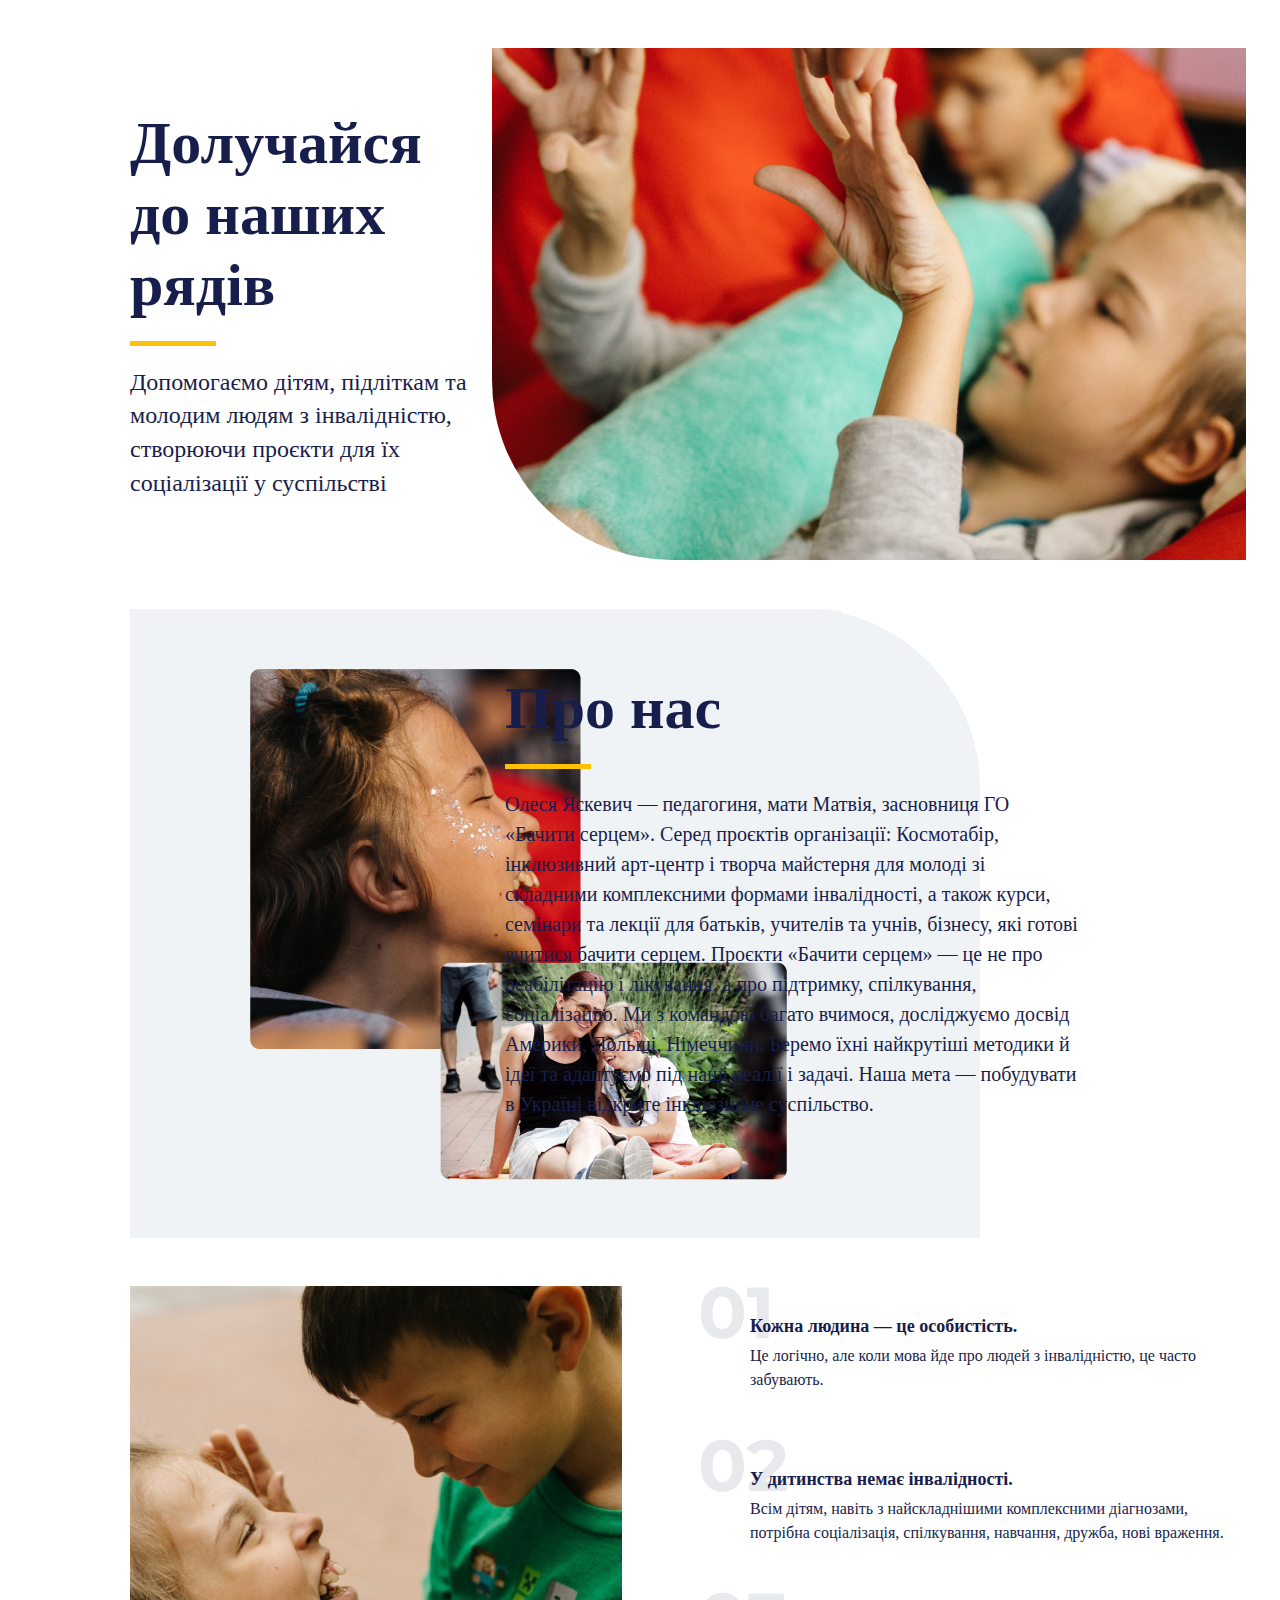
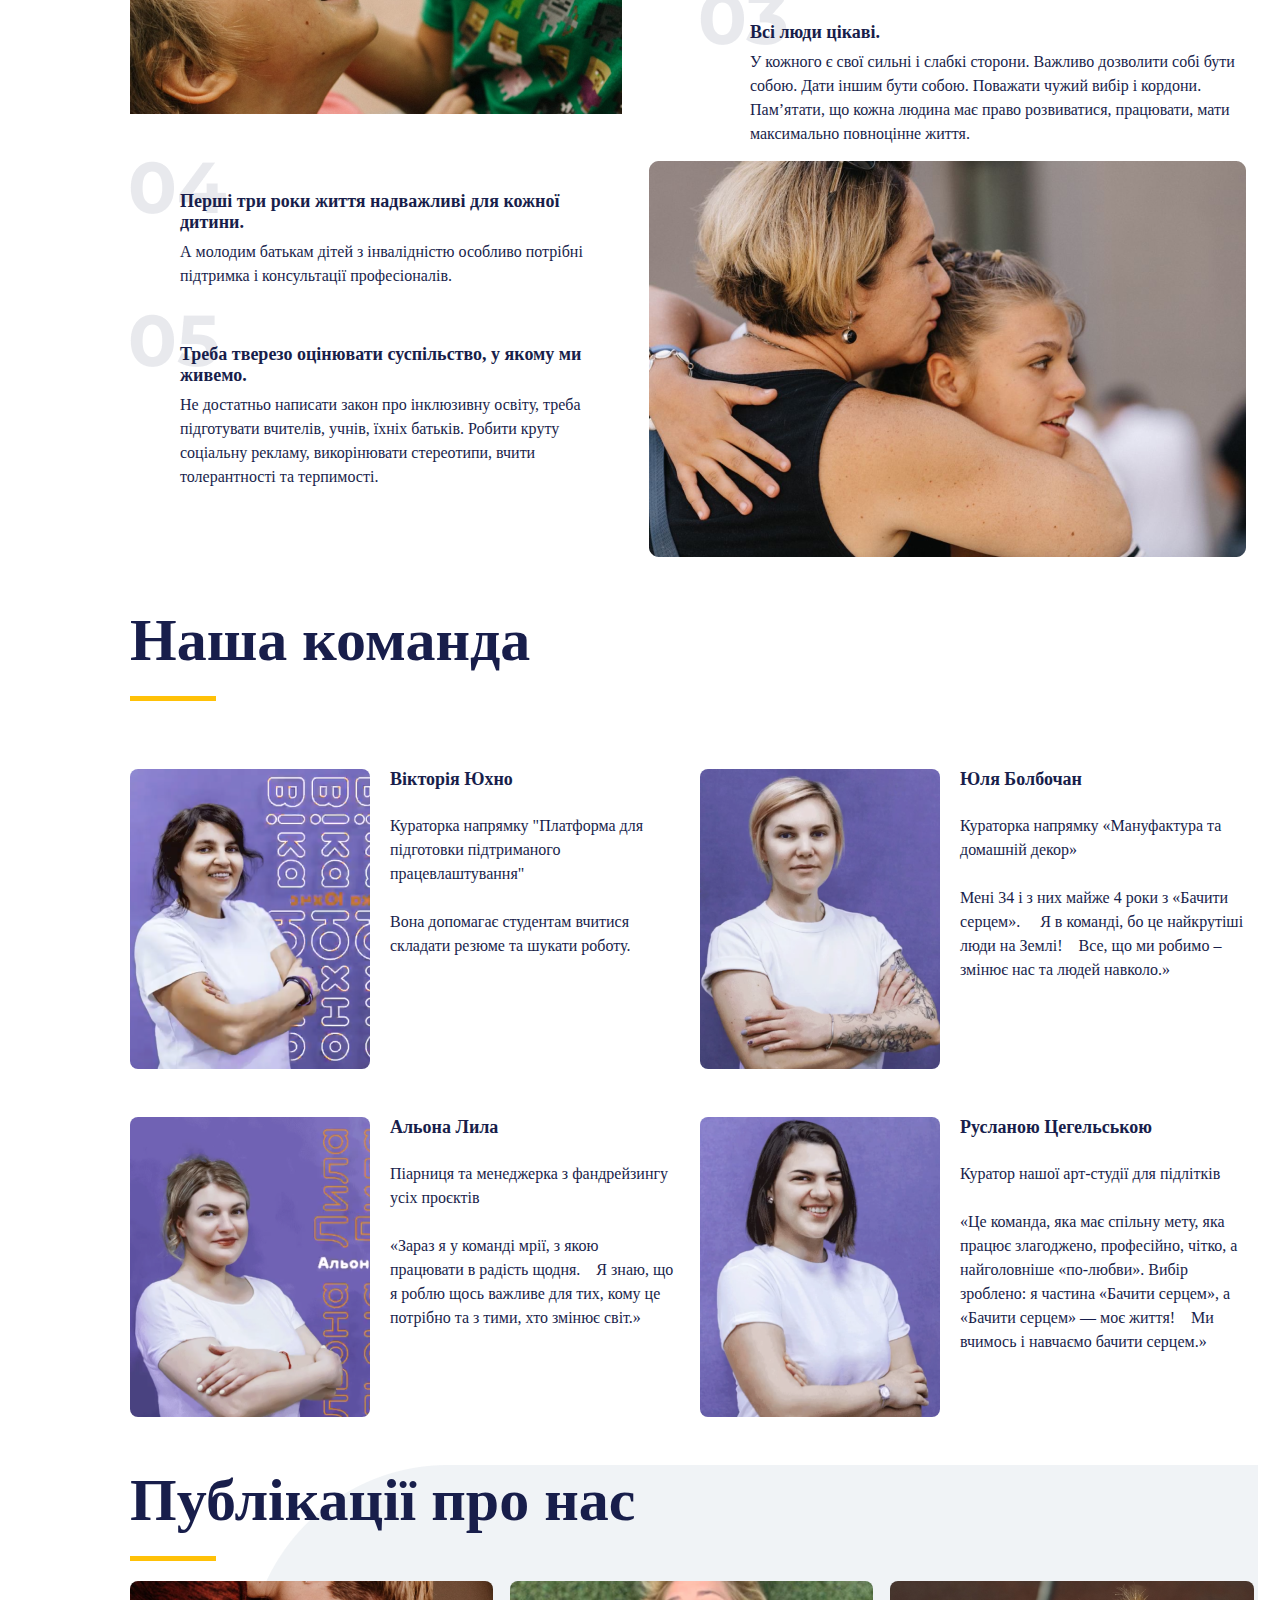
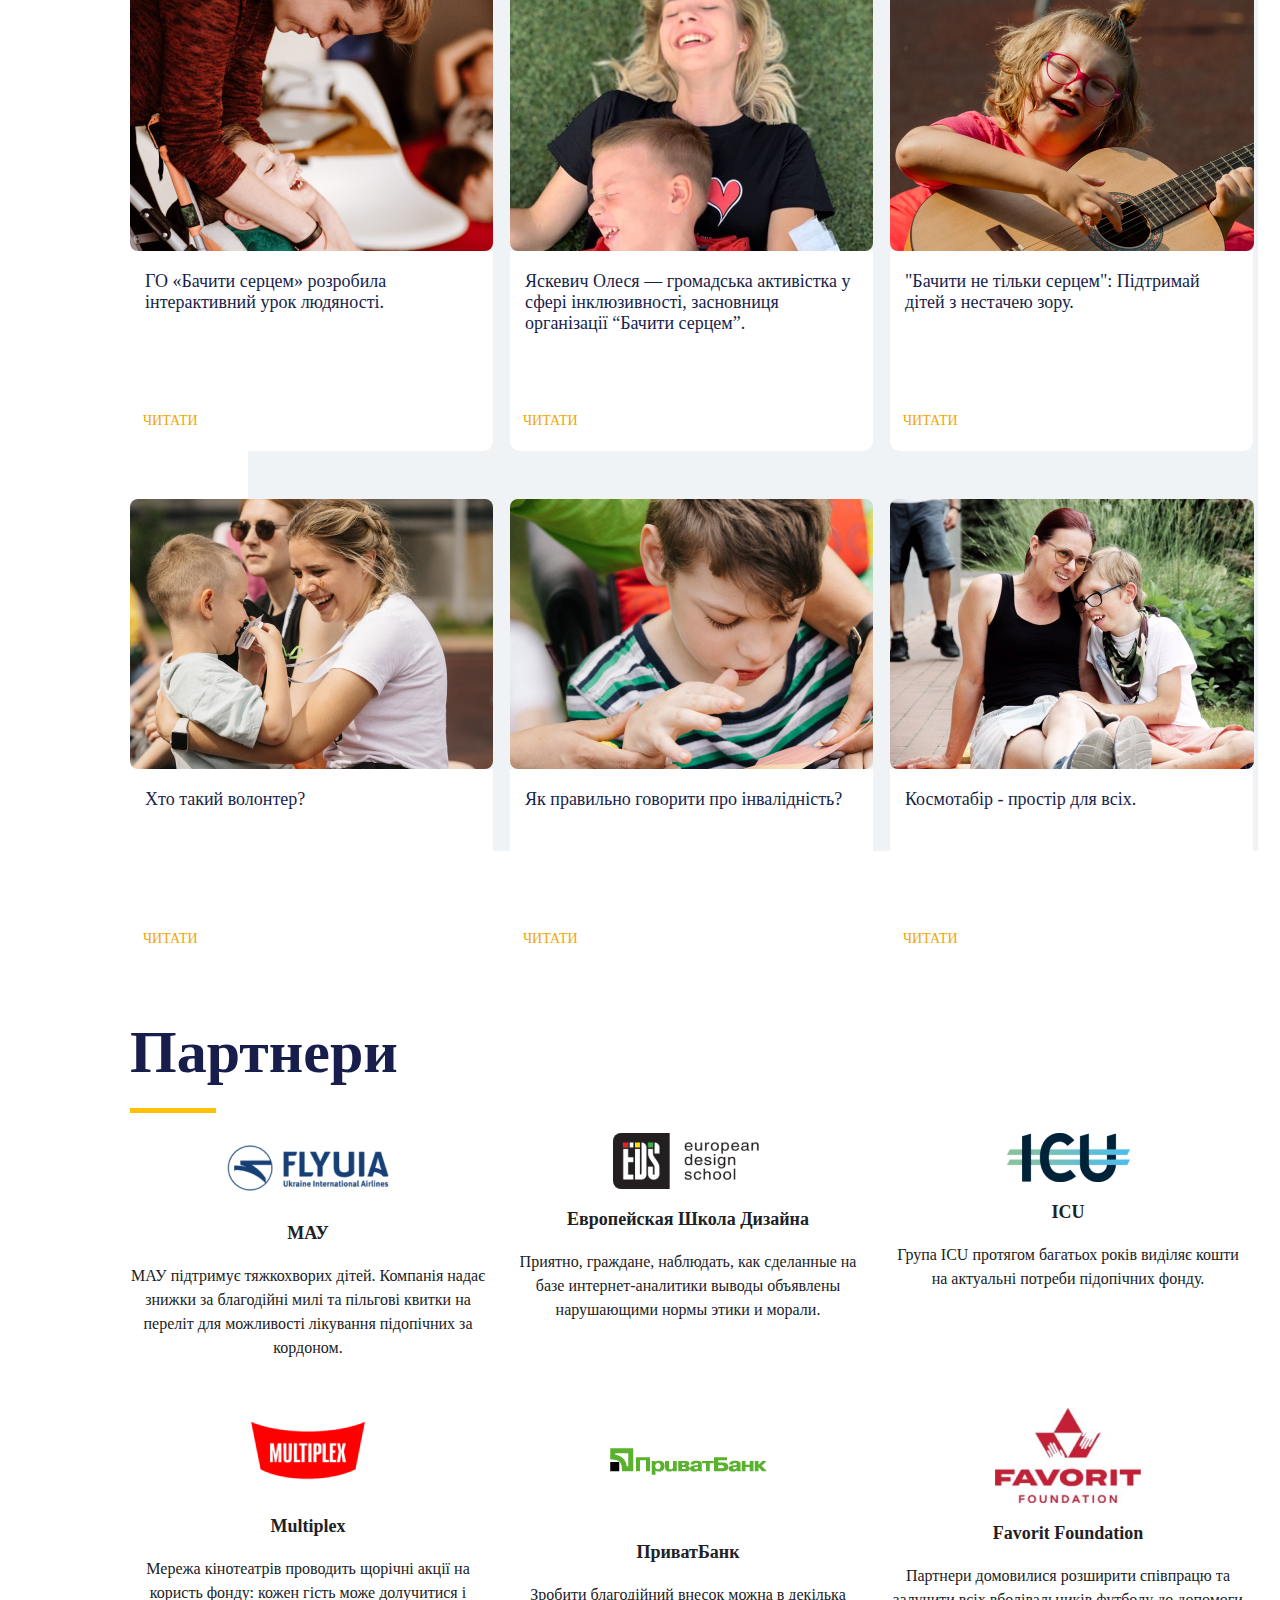
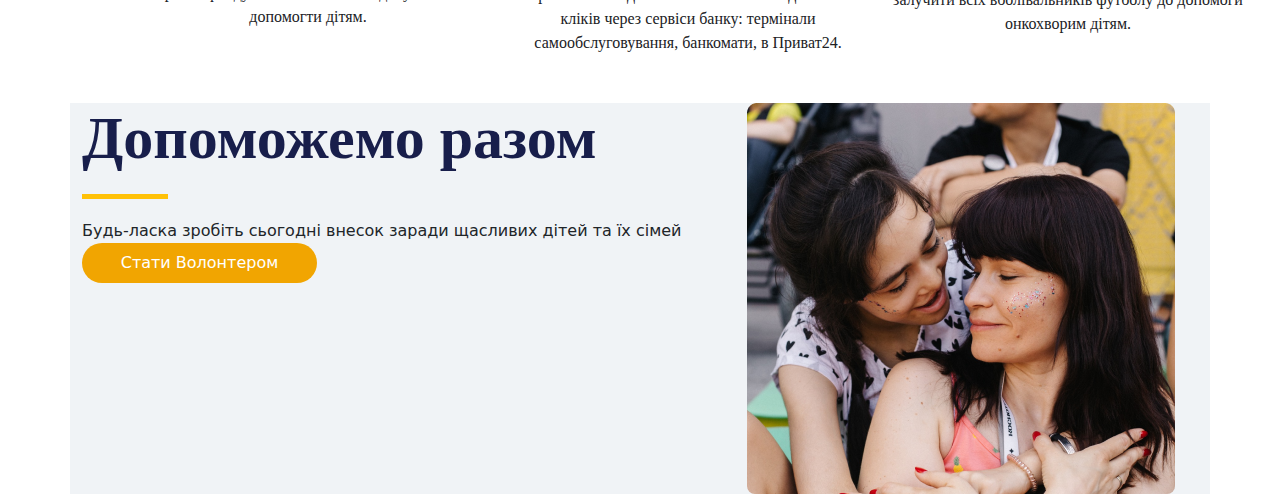
<file: aboutUs/index.html>
<!DOCTYPE html>
<html lang="en">
  <head>
    <meta name="viewport" content="width=device-width, initial-scale=1" />
    <link
      href="https://cdn.jsdelivr.net/npm/bootstrap@5.1.3/dist/css/bootstrap.min.css"
      rel="stylesheet"
    />
    <link rel="stylesheet" type="text/css" href="aboutUs.css" />
  </head>

  <body>
    <section class="ms-5 ps-5 mt-5 join-us-section">
      <div class="container">
        <div class="row">
          <div class="col">
            <div class="join-us-wrapper">
              <div class="join-us-header">Долучайся до наших рядів</div>
              <div class="yello-devider"></div>
              <div class="join-us-text">
                Допомогаємо дітям, підліткам та молодим людям з інвалідністю,
                створюючи проєкти для їх соціалізації у суспільстві
              </div>
            </div>
          </div>
          <div class="col">
            <img
              src="./aboutUsImages/image 43.png"
              class="img-icon join-us-img"
              alt="icon"
            />
          </div>
        </div>
      </div>
    </section>

    <section class="ms-5 mt-5 ps-5 about-us-section">
      <div class="container">
        <div class="row">
          <div class="col">
            <div class="about-us-img-wrapper">
              <img
                src="./aboutUsImages/img_1.png"
                class="img-icon about-us-img"
                alt="icon"
              />
            </div>
          </div>

          <div class="col">
            <div class="about-us-wrapper join-us-wrapper">
              <div class="about-us-all-text-content">
                <div class="join-us-header">Про нас</div>
                <div class="yello-devider"></div>
                <div class="about-us-text">
                  Олеся Яскевич — педагогиня, мати Матвія, засновниця ГО «Бачити
                  серцем». Серед проєктів організації: Космотабір, інклюзивний
                  арт-центр і творча майстерня для молоді зі складними
                  комплексними формами інвалідності, а також курси, семінари та
                  лекції для батьків, учителів та учнів, бізнесу, які готові
                  вчитися бачити серцем. Проєкти «Бачити серцем» — це не про
                  реабілітацію і лікування, а про підтримку, спілкування,
                  соціалізацію. Ми з командою багато вчимося, досліджуємо досвід
                  Америки, Польщі, Німеччини. Беремо їхні найкрутіші методики й
                  ідеї та адаптуємо під наші реалії і задачі. Наша мета —
                  побудувати в Україні відкрите інклюзивне суспільство.
                </div>
              </div>
            </div>
          </div>
        </div>
      </div>
    </section>

    <section class="ms-5 mt-5 ps-5 five-principles-first-part-section">
      <div class="container">
        <div class="row">
          <div class="col">
            <div class="five-principles-first-part--wrapper">
              <img
                src="./aboutUsImages/image 29.png"
                class="img-icon about-us-img"
                alt="icon"
              />
            </div>
          </div>

          <div class="col">
            <div>
              <div class="five-principles-text-el">
                <div class="five-principles-text-el-picture-wrapper">
                  <img
                    src="./aboutUsImages/Equipment.png"
                    class="img-icon"
                    alt="icon"
                  />
                </div>
                <div class="five-principles-text-el-all-text-wrapper">
                  <div class="five-principles-text-el-header">
                    Кожна людина — це особистість.
                  </div>
                  <div class="five-principles-text-el-text">
                    Це логічно, але коли мова йде про людей з інвалідністю, це
                    часто забувають.
                  </div>
                </div>
              </div>
            </div>

            <div>
              <div class="five-principles-text-el">
                <div class="five-principles-text-el-picture-wrapper">
                  <img
                    src="./aboutUsImages/Equipment (1).png"
                    class="img-icon"
                    alt="icon"
                  />
                </div>
                <div class="five-principles-text-el-all-text-wrapper">
                  <div class="five-principles-text-el-header">
                    У дитинства немає інвалідності.
                  </div>
                  <div class="five-principles-text-el-text">
                    Всім дітям, навіть з найскладнішими комплексними діагнозами,
                    потрібна соціалізація, спілкування, навчання, дружба, нові
                    враження.
                  </div>
                </div>
              </div>
            </div>

            <div>
              <div class="five-principles-text-el">
                <div class="five-principles-text-el-picture-wrapper">
                  <img
                    src="./aboutUsImages/Equipment (2).png"
                    class="img-icon"
                    alt="icon"
                  />
                </div>
                <div class="five-principles-text-el-all-text-wrapper">
                  <div class="five-principles-text-el-header">
                    Всі люди цікаві.
                  </div>
                  <div class="five-principles-text-el-text">
                    У кожного є свої сильні і слабкі сторони. Важливо дозволити
                    собі бути собою. Дати іншим бути собою. Поважати чужий вибір
                    і кордони. Пам’ятати, що кожна людина має право розвиватися,
                    працювати, мати максимально повноцінне життя.
                  </div>
                </div>
              </div>
            </div>
          </div>
        </div>

        <div class="row mt-3">
          <div class="col">
            <div>
              <div class="five-principles-text-el">
                <div class="five-principles-text-el-picture-wrapper">
                  <img
                    src="./aboutUsImages/Equipment (3).png"
                    class="img-icon"
                    alt="icon"
                  />
                </div>
                <div class="five-principles-text-el-all-text-wrapper">
                  <div class="five-principles-text-el-header">
                    Перші три роки життя надважливі для кожної дитини.
                  </div>
                  <div class="five-principles-text-el-text">
                    А молодим батькам дітей з інвалідністю особливо потрібні
                    підтримка і консультації професіоналів.
                  </div>
                </div>
              </div>
            </div>

            <div>
              <div class="five-principles-text-el">
                <div class="five-principles-text-el-picture-wrapper">
                  <img
                    src="./aboutUsImages/Equipment (4).png"
                    class="img-icon"
                    alt="icon"
                  />
                </div>
                <div class="five-principles-text-el-all-text-wrapper">
                  <div class="five-principles-text-el-header">
                    Треба тверезо оцінювати суспільство, у якому ми живемо.
                  </div>
                  <div class="five-principles-text-el-text">
                    Не достатньо написати закон про інклюзивну освіту, треба
                    підготувати вчителів, учнів, їхніх батьків. Робити круту
                    соціальну рекламу, викорінювати стереотипи, вчити
                    толерантності та терпимості.
                  </div>
                </div>
              </div>
            </div>
          </div>
          <div class="col">
            <div class="five-principles-first-part--wrapper">
              <img
                src="./aboutUsImages/image 27.png"
                class="img-icon about-us-img"
                alt="icon"
              />
            </div>
          </div>
        </div>
      </div>
    </section>

    <section class="ms-5 ps-5 mt-5 join-us-section">
      <div class="container">
        <div class="join-us-header">Наша команда</div>
        <div class="yello-devider"></div>
        <div class="row">
          <div class="our-team-item-main-wrapper mt-5 col-6 col-sm-6">
            <div class="our-team-img-wrapper">
              <img
                src="./aboutUsImages/ourTeam1.png"
                class="img-icon our-team-img"
                alt="icon"
              />
            </div>
            <div class="our-team-item-text-wrapper">
              <div class="our-team-item-title">Вікторія Юхно</div>
              <br />
              <div class="our-team-item-subtitle">
                Кураторка напрямку "Платформа для підготовки підтриманого
                працевлаштування"
              </div>
              <br />
              <div class="our-team-item-text">
                Вона допомагає студентам вчитися складати резюме та шукати
                роботу.
              </div>
            </div>
          </div>

          <div class="our-team-item-main-wrapper mt-5 col-6 col-sm-6">
            <div class="our-team-img-wrapper">
              <img
                src="./aboutUsImages/ourTeam2.png"
                class="img-icon our-team-img"
                alt="icon"
              />
            </div>
            <div class="our-team-item-text-wrapper">
              <div class="our-team-item-title">Юля Болбочан</div>
              <br />
              <div class="our-team-item-subtitle">
                Кураторка напрямку «Мануфактура та домашній декор»
              </div>
              <br />
              <div class="our-team-item-text">
                Мені 34 і з них майже 4 роки з «Бачити серцем». ⠀ Я в команді,
                бо це найкрутіші люди на Землі!⠀ Все, що ми робимо – змінює нас
                та людей навколо.»
              </div>
            </div>
          </div>

          <div class="our-team-item-main-wrapper mt-5 col-6 col-sm-6">
            <div class="our-team-img-wrapper">
              <img
                src="./aboutUsImages/ourTeam3.png"
                class="img-icon our-team-img"
                alt="icon"
              />
            </div>
            <div class="our-team-item-text-wrapper">
              <div class="our-team-item-title">Альона Лила</div>
              <br />
              <div class="our-team-item-subtitle">
                Піарниця та менеджерка з фандрейзингу усіх проєктів
              </div>
              <br />
              <div class="our-team-item-text">
                «Зараз я у команді мрії, з якою працювати в радість щодня.⠀ Я
                знаю, що я роблю щось важливе для тих, кому це потрібно та з
                тими, хто змінює світ.»
              </div>
            </div>
          </div>

          <div class="our-team-item-main-wrapper mt-5 col-6 col-sm-6">
            <div class="our-team-img-wrapper">
              <img
                src="./aboutUsImages/ourTeam4.png"
                class="img-icon our-team-img"
                alt="icon"
              />
            </div>
            <div class="our-team-item-text-wrapper">
              <div class="our-team-item-title">Русланою Цегельською</div>
              <br />
              <div class="our-team-item-subtitle">
                Куратор нашої арт-студії для підлітків
              </div>
              <br />
              <div class="our-team-item-text">
                «Це команда, яка має спільну мету, яка працює злагоджено,
                професійно, чітко, а найголовніше «по-любви». Вибір зроблено: я
                частина «Бачити серцем», а «Бачити серцем» — моє життя!⠀ Ми
                вчимось і навчаємо бачити серцем.»
              </div>
            </div>
          </div>
        </div>
      </div>
    </section>

    <section class="ms-5 ps-5 mt-5 join-us-section">
      <div class="container publications-about-us-container">
        <div class="join-us-header">Публікації про нас</div>
        <div class="yello-devider"></div>
        <div class="row">
          <div class="col-6 col-sm-4">
            <div>
              <img
                src="./aboutUsImages/ourPublication1.png"
                class="img-icon our-team-img"
                alt="icon"
              />
            </div>
            <div class="publications-about-us">
              <div class="publications-about-us-title">
                ГО «Бачити серцем» розробила інтерактивний урок людяності.
              </div>
              <div class="publications-about-us-read-link-wrapper">
                <a
                  href="#"
                  class="btn btn-link mt-4 more-about-help-button publications-about-us-read-link"
                >
                  Читати
                </a>
              </div>
            </div>
          </div>

          <div class="col-6 col-sm-4">
            <div>
              <img
                src="./aboutUsImages/ourPublication2.png"
                class="img-icon our-team-img"
                alt="icon"
              />
            </div>
            <div class="publications-about-us">
              <div class="publications-about-us-title">
                Яскевич Олеся — громадська активістка у сфері інклюзивності,
                засновниця організації “Бачити серцем”.
              </div>
              <div class="publications-about-us-read-link-wrapper">
                <a
                  href="#"
                  class="btn btn-link mt-4 more-about-help-button publications-about-us-read-link"
                >
                  Читати
                </a>
              </div>
            </div>
          </div>
          <div class="col-6 col-sm-4">
            <div>
              <img
                src="./aboutUsImages/ourPublication3.png"
                class="img-icon our-team-img"
                alt="icon"
              />
            </div>
            <div class="publications-about-us">
              <div class="publications-about-us-title">
                "Бачити не тільки серцем": Підтримай дітей з нестачею зору.
              </div>
              <div class="publications-about-us-read-link-wrapper">
                <a
                  href="#"
                  class="btn btn-link mt-4 more-about-help-button publications-about-us-read-link"
                >
                  Читати
                </a>
              </div>
            </div>
          </div>

          <div class="w-100 d-none d-md-block mt-5"></div>

          <div class="col-6 col-sm-4">
            <div>
              <img
                src="./aboutUsImages/ourPublication4.png"
                class="img-icon our-team-img"
                alt="icon"
              />
            </div>
            <div class="publications-about-us">
              <div class="publications-about-us-title">Хто такий волонтер?</div>
              <div class="publications-about-us-read-link-wrapper">
                <a
                  href="#"
                  class="btn btn-link mt-4 more-about-help-button publications-about-us-read-link"
                >
                  Читати
                </a>
              </div>
            </div>
          </div>
          <div class="col-6 col-sm-4">
            <div>
              <img
                src="./aboutUsImages/ourPublication5.png"
                class="img-icon our-team-img"
                alt="icon"
              />
            </div>
            <div class="publications-about-us">
              <div class="publications-about-us-title">
                Як правильно говорити про інвалідність?
              </div>
              <div class="publications-about-us-read-link-wrapper">
                <a
                  href="#"
                  class="btn btn-link mt-4 more-about-help-button publications-about-us-read-link"
                >
                  Читати
                </a>
              </div>
            </div>
          </div>
          <div class="col-6 col-sm-4">
            <div>
              <img
                src="./aboutUsImages/ourPublication6.png"
                class="img-icon our-team-img"
                alt="icon"
              />
            </div>
            <div class="publications-about-us">
              <div class="publications-about-us-title">
                Космотабір - простір для всіх.
              </div>
              <div class="publications-about-us-read-link-wrapper">
                <a
                  href="#"
                  class="btn btn-link mt-4 more-about-help-button publications-about-us-read-link"
                >
                  Читати
                </a>
              </div>
            </div>
          </div>
        </div>
      </div>
    </section>

    <section class="ms-5 ps-5 mt-5">
      <div class="container">
        <div class="join-us-header">Партнери</div>
        <div class="yello-devider"></div>
        <div class="row">
          <div class="col-6 col-sm-4">
            <div class="partners-logo-wrapper">
              <img
                src="./aboutUsImages/partnersLogo1.png"
                class="img-icon our-team-img"
                alt="icon"
              />
            </div>
            <div class="partners-wrapper">
              <div class="partners-title">МАУ</div>
              <div class="partners-text">
                МАУ підтримує тяжкохворих дітей. Компанія надає знижки за
                благодійні милі та пільгові квитки на переліт для можливості
                лікування підопічних за кордоном.
              </div>
            </div>
          </div>

          <div class="col-6 col-sm-4">
            <div class="partners-logo-wrapper">
              <img
                src="./aboutUsImages/partnersLogo4.png"
                class="img-icon our-team-img"
                alt="icon"
              />
            </div>
            <div class="partners-wrapper">
              <div class="partners-title">Европейская Школа Дизайна</div>
              <div class="partners-text">
                Приятно, граждане, наблюдать, как сделанные на базе
                интернет-аналитики выводы объявлены нарушающими нормы этики и
                морали.
              </div>
            </div>
          </div>
          <div class="col-6 col-sm-4">
            <div class="partners-logo-wrapper">
              <img
                src="./aboutUsImages/partnersLogo3.png"
                class="img-icon our-team-img"
                alt="icon"
              />
            </div>
            <div class="partners-wrapper">
              <div class="partners-title">ICU</div>
              <div class="partners-text">
                Група ICU протягом багатьох років виділяє кошти на актуальні
                потреби підопічних фонду.
              </div>
            </div>
          </div>

          <div class="w-100 d-none d-md-block mb-5"></div>
          <div class="col-6 col-sm-4">
            <div class="partners-logo-wrapper">
              <img
                src="./aboutUsImages/partnersLogo2.png"
                class="img-icon our-team-img"
                alt="icon"
              />
            </div>
            <div class="partners-wrapper">
              <div class="partners-title">Multiplex</div>
              <div class="partners-text">
                Мережа кінотеатрів проводить щорічні акції на користь фонду:
                кожен гість може долучитися і допомогти дітям.
              </div>
            </div>
          </div>
          <div class="col-6 col-sm-4">
            <div class="partners-logo-wrapper">
              <img
                src="./aboutUsImages/partnersLogo5.png"
                class="img-icon our-team-img"
                alt="icon"
              />
            </div>
            <div class="partners-wrapper">
              <div class="partners-title">ПриватБанк</div>
              <div class="partners-text">
                Зробити благодійний внесок можна в декілька кліків через сервіси
                банку: термінали самообслуговування, банкомати, в Приват24.
              </div>
            </div>
          </div>
          <div class="col-6 col-sm-4">
            <div class="partners-logo-wrapper">
              <img
                src="./aboutUsImages/partnersLogo6.png"
                class="img-icon our-team-img"
                alt="icon"
              />
            </div>
            <div class="partners-wrapper">
              <div class="partners-title">Favorit Foundation</div>
              <div class="partners-text">
                Партнери домовилися розширити співпрацю та залучити всіх
                вболівальників футболу до допомоги онкохворим дітям.
              </div>
            </div>
          </div>
        </div>
      </div>
    </section>

    <section class="mt-5">
      <div class="container help-togather-container">
        <div class="row">
          <div class="col-7 help-togather-col">
            <div class="col join-us-header">Допоможемо разом</div>
            <div class="yello-devider"></div>
            <div class="help-togather-text">
              Будь-ласка зробіть сьогодні внесок заради щасливих дітей та їх
              сімей
            </div>
            <p
              class="help-link become-voluntear-button-wrapper"
              style="transform: rotate(0)"
            >
              <a
                href="#"
                class="text-warning stretched-link stretched-help-link"
                >Стати Волонтером</a
              >
            </p>
          </div>
          <div class="col-3 help-togather-col help-togather-col-img-wrapper">
            <img
              src="./aboutUsImages/helpTogather.png"
              class="img-icon our-team-img"
              alt="icon"
            />
          </div>
        </div>
      </div>
    </section>

    <script src="https://cdn.jsdelivr.net/npm/bootstrap@5.1.3/dist/js/bootstrap.bundle.min.js"></script>
  </body>
</html>
</file>
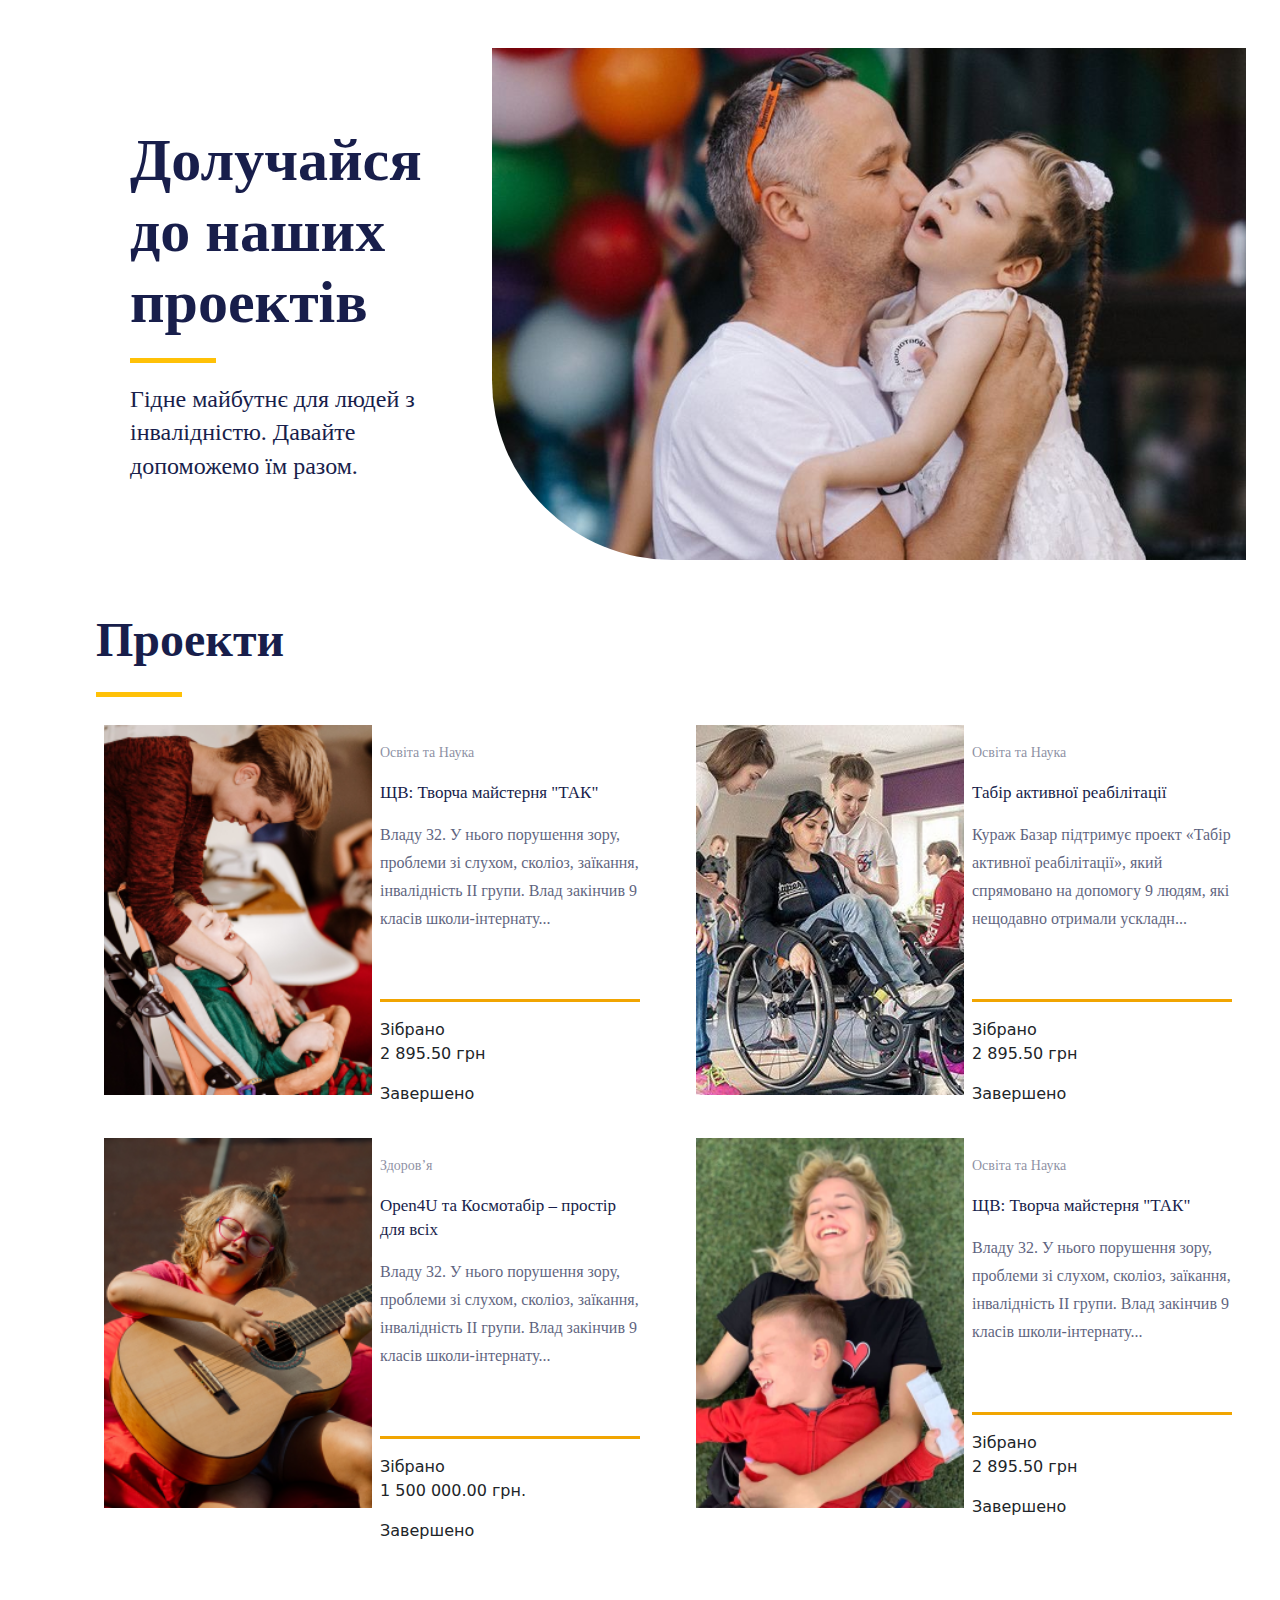
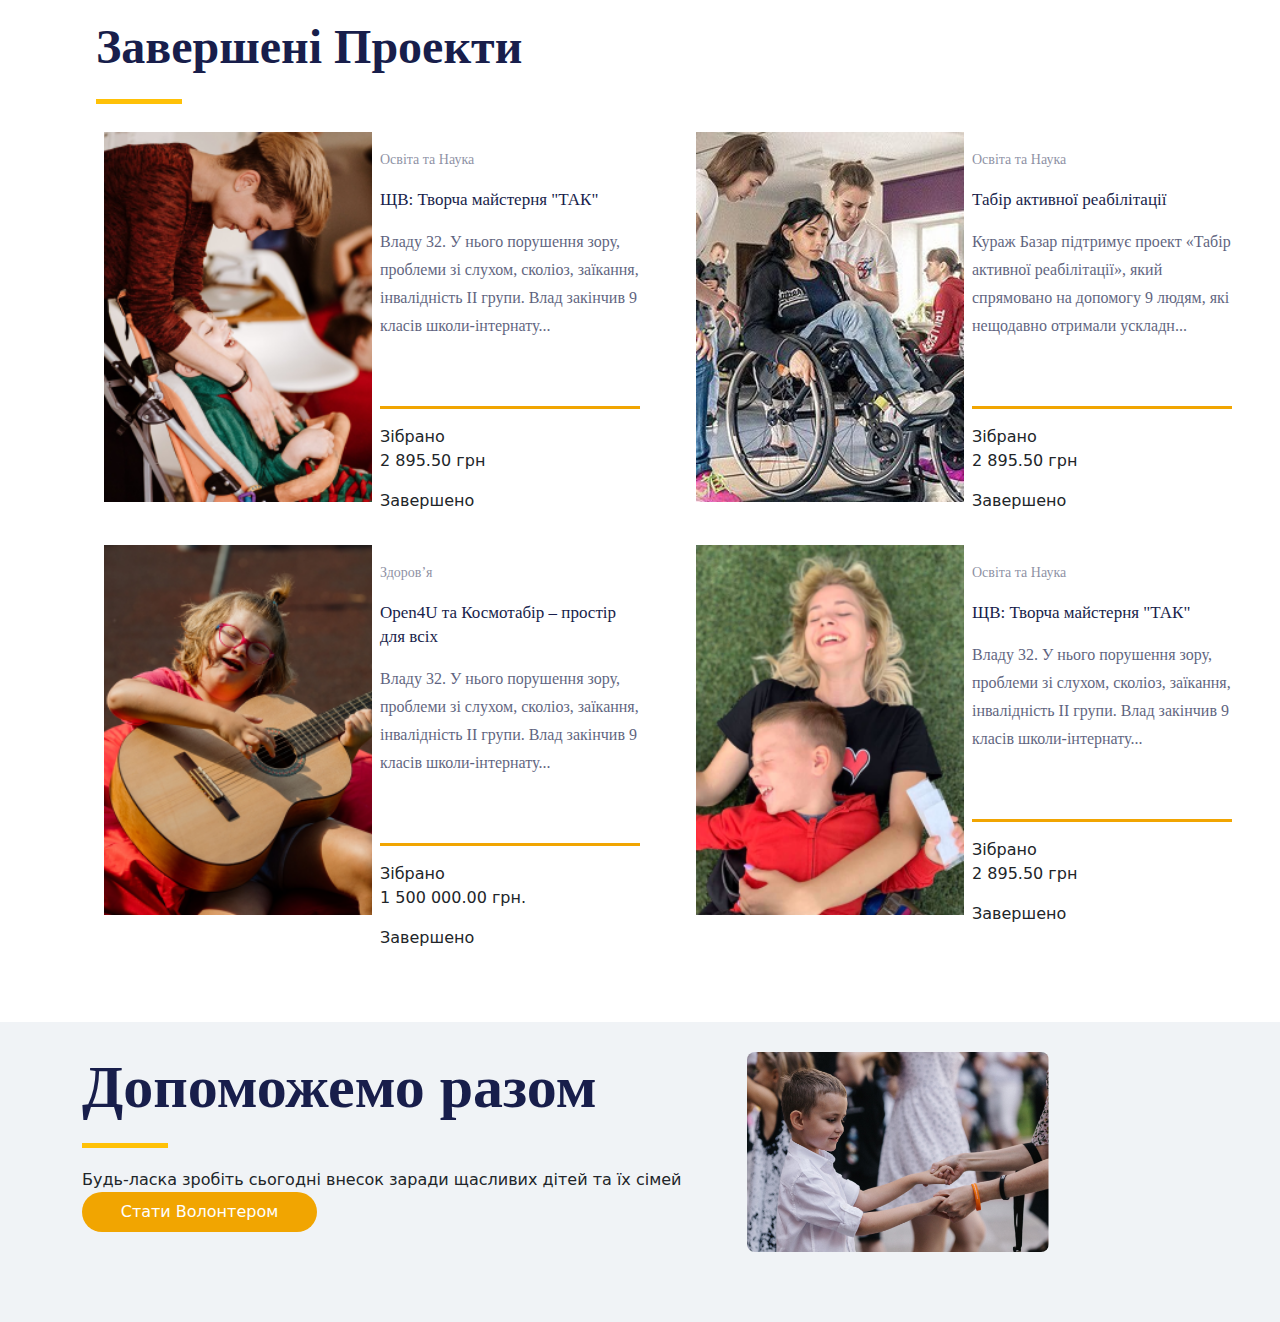
<file: projects/index.html>
<!DOCTYPE html>
<html lang="en">
  <head>
    <meta name="viewport" content="width=device-width, initial-scale=1" />
    <link
      href="https://cdn.jsdelivr.net/npm/bootstrap@5.1.3/dist/css/bootstrap.min.css"
      rel="stylesheet"
    />
    <link rel="stylesheet" type="text/css" href="projects.css" />
  </head>

  <body>
    <section class="ms-5 ps-5 mt-5 join-us-section">
      <div class="container">
        <div class="row">
          <div class="col">
            <div class="join-us-wrapper">
              <div class="join-us-header">Долучайся до наших проектів</div>
              <div class="yello-devider"></div>
              <div class="join-us-text">
                Гідне майбутнє для людей з інвалідністю. Давайте допоможемо їм
                разом.
              </div>
            </div>
          </div>
          <div class="col">
            <img
              src="./projectsImg/join-projects.png"
              class="img-icon join-us-img"
              alt="icon"
            />
          </div>
        </div>
      </div>
    </section>

    <section class="ms-5 ps-5 projects-section">
      <div class="our-childs pt-5">
        <div class="how-we-help-header">Проекти</div>
        <div class="yello-devider"></div>
      </div>

      <div class="row row-cols-2 publications-about-us-container">
        <div class="col col-projects-card">
          <div class="row g-0 bg-light position-relative projects-card">
            <div class="col-md-6 mb-md-0 p-md-2 projects-card-photo">
              <img
                src="./projectsImg/projects1.png"
                class="img-fluid w-100"
                alt="theatre-picture"
              />
            </div>
            <div class="col-md-6 p-4 ps-md-0 projects-card-content">
              <p class="projects-card-sub-title">Освіта та Наука</p>
              <p class="projects-card-title mt-0">ЩВ: Творча майстерня "ТАК"</p>
              <p class="projects-card-text">
                Владу 32. У нього порушення зору, проблеми зі слухом, сколіоз,
                заїкання, інвалідність II групи. Влад закінчив 9 класів
                школи-інтернату...
              </p>
              <p class="projects-card-text-devider"></p>
              <div class="projects-card-footer">
                <div class="gather-on-project">
                  <p class="gather-on-project-title">
                    Зібрано <br />2 895.50 грн
                  </p>
                </div>
                <div class="project-status">Завершено</div>
              </div>
            </div>
          </div>
        </div>

        <div class="col col-projects-card">
          <div class="row g-0 bg-light position-relative projects-card">
            <div class="col-md-6 mb-md-0 p-md-2 projects-card-photo">
              <img
                src="./projectsImg/projects2.png"
                class="img-fluid w-100"
                alt="theatre-picture"
              />
            </div>
            <div class="col-md-6 p-4 ps-md-0 projects-card-content">
              <p class="projects-card-sub-title">Освіта та Наука</p>
              <p class="projects-card-title mt-0">
                Табір активної реабілітації
              </p>
              <p class="projects-card-text">
                Кураж Базар підтримує проект «Табір активної реабілітації», який
                спрямовано на допомогу 9 людям, які нещодавно отримали
                ускладн...
              </p>
              <p class="projects-card-text-devider"></p>
              <div class="projects-card-footer">
                <div class="gather-on-project">
                  <p class="gather-on-project-title">
                    Зібрано <br />2 895.50 грн
                  </p>
                </div>
                <div class="project-status">Завершено</div>
              </div>
            </div>
          </div>
        </div>

        <div class="col col-projects-card">
          <div class="row g-0 bg-light position-relative projects-card">
            <div class="col-md-6 mb-md-0 p-md-2 projects-card-photo">
              <img
                src="./projectsImg/projects3.png"
                class="img-fluid w-100"
                alt="theatre-picture"
              />
            </div>
            <div class="col-md-6 p-4 ps-md-0 projects-card-content">
              <p class="projects-card-sub-title">Здоров’я</p>
              <p class="projects-card-title mt-0">
                Open4U та Космотабір – простір для всіх
              </p>
              <p class="projects-card-text">
                Владу 32. У нього порушення зору, проблеми зі слухом, сколіоз,
                заїкання, інвалідність II групи. Влад закінчив 9 класів
                школи-інтернату...
              </p>
              <p class="projects-card-text-devider"></p>
              <div class="projects-card-footer">
                <div class="gather-on-project">
                  <p class="gather-on-project-title">
                    Зібрано <br />1 500 000.00 грн.
                  </p>
                </div>
                <div class="project-status">Завершено</div>
              </div>
            </div>
          </div>
        </div>

        <div class="col col-projects-card">
          <div class="row g-0 bg-light position-relative projects-card">
            <div class="col-md-6 mb-md-0 p-md-2 projects-card-photo">
              <img
                src="./projectsImg/projects4.png"
                class="img-fluid w-100"
                alt="theatre-picture"
              />
            </div>
            <div class="col-md-6 p-4 ps-md-0 projects-card-content">
              <p class="projects-card-sub-title">Освіта та Наука</p>
              <p class="projects-card-title mt-0">ЩВ: Творча майстерня "ТАК"</p>
              <p class="projects-card-text">
                Владу 32. У нього порушення зору, проблеми зі слухом, сколіоз,
                заїкання, інвалідність II групи. Влад закінчив 9 класів
                школи-інтернату...
              </p>
              <p class="projects-card-text-devider"></p>
              <div class="projects-card-footer">
                <div class="gather-on-project">
                  <p class="gather-on-project-title">
                    Зібрано <br />2 895.50 грн
                  </p>
                </div>
                <div class="project-status">Завершено</div>
              </div>
            </div>
          </div>
        </div>
      </div>
    </section>

    <section class="ms-5 ps-5 projects-section">
      <div class="our-childs pt-5">
        <div class="how-we-help-header">Завершені Проекти</div>
        <div class="yello-devider"></div>
      </div>

      <div class="row row-cols-2 publications-about-us-container">
        <div class="col col-projects-card">
          <div class="row g-0 bg-light position-relative projects-card">
            <div class="col-md-6 mb-md-0 p-md-2 projects-card-photo">
              <img
                src="./projectsImg/projects1.png"
                class="img-fluid w-100"
                alt="theatre-picture"
              />
            </div>
            <div class="col-md-6 p-4 ps-md-0 projects-card-content">
              <p class="projects-card-sub-title">Освіта та Наука</p>
              <p class="projects-card-title mt-0">ЩВ: Творча майстерня "ТАК"</p>
              <p class="projects-card-text">
                Владу 32. У нього порушення зору, проблеми зі слухом, сколіоз,
                заїкання, інвалідність II групи. Влад закінчив 9 класів
                школи-інтернату...
              </p>
              <p class="projects-card-text-devider"></p>
              <div class="projects-card-footer">
                <div class="gather-on-project">
                  <p class="gather-on-project-title">
                    Зібрано <br />2 895.50 грн
                  </p>
                </div>
                <div class="project-status">Завершено</div>
              </div>
            </div>
          </div>
        </div>

        <div class="col col-projects-card">
          <div class="row g-0 bg-light position-relative projects-card">
            <div class="col-md-6 mb-md-0 p-md-2 projects-card-photo">
              <img
                src="./projectsImg/projects2.png"
                class="img-fluid w-100"
                alt="theatre-picture"
              />
            </div>
            <div class="col-md-6 p-4 ps-md-0 projects-card-content">
              <p class="projects-card-sub-title">Освіта та Наука</p>
              <p class="projects-card-title mt-0">
                Табір активної реабілітації
              </p>
              <p class="projects-card-text">
                Кураж Базар підтримує проект «Табір активної реабілітації», який
                спрямовано на допомогу 9 людям, які нещодавно отримали
                ускладн...
              </p>
              <p class="projects-card-text-devider"></p>
              <div class="projects-card-footer">
                <div class="gather-on-project">
                  <p class="gather-on-project-title">
                    Зібрано <br />2 895.50 грн
                  </p>
                </div>
                <div class="project-status">Завершено</div>
              </div>
            </div>
          </div>
        </div>

        <div class="col col-projects-card">
          <div class="row g-0 bg-light position-relative projects-card">
            <div class="col-md-6 mb-md-0 p-md-2 projects-card-photo">
              <img
                src="./projectsImg/projects3.png"
                class="img-fluid w-100"
                alt="theatre-picture"
              />
            </div>
            <div class="col-md-6 p-4 ps-md-0 projects-card-content">
              <p class="projects-card-sub-title">Здоров’я</p>
              <p class="projects-card-title mt-0">
                Open4U та Космотабір – простір для всіх
              </p>
              <p class="projects-card-text">
                Владу 32. У нього порушення зору, проблеми зі слухом, сколіоз,
                заїкання, інвалідність II групи. Влад закінчив 9 класів
                школи-інтернату...
              </p>
              <p class="projects-card-text-devider"></p>
              <div class="projects-card-footer">
                <div class="gather-on-project">
                  <p class="gather-on-project-title">
                    Зібрано <br />1 500 000.00 грн.
                  </p>
                </div>
                <div class="project-status">Завершено</div>
              </div>
            </div>
          </div>
        </div>

        <div class="col col-projects-card">
          <div class="row g-0 bg-light position-relative projects-card">
            <div class="col-md-6 mb-md-0 p-md-2 projects-card-photo">
              <img
                src="./projectsImg/projects4.png"
                class="img-fluid w-100"
                alt="theatre-picture"
              />
            </div>
            <div class="col-md-6 p-4 ps-md-0 projects-card-content">
              <p class="projects-card-sub-title">Освіта та Наука</p>
              <p class="projects-card-title mt-0">ЩВ: Творча майстерня "ТАК"</p>
              <p class="projects-card-text">
                Владу 32. У нього порушення зору, проблеми зі слухом, сколіоз,
                заїкання, інвалідність II групи. Влад закінчив 9 класів
                школи-інтернату...
              </p>
              <p class="projects-card-text-devider"></p>
              <div class="projects-card-footer">
                <div class="gather-on-project">
                  <p class="gather-on-project-title">
                    Зібрано <br />2 895.50 грн
                  </p>
                </div>
                <div class="project-status">Завершено</div>
              </div>
            </div>
          </div>
        </div>
      </div>
    </section>

    <section class="mt-5">
      <div class="container-man-wrapper">
        <div class="container help-togather-container">
          <div class="row">
            <div class="col-7 help-togather-col">
              <div class="col join-us-header">Допоможемо разом</div>
              <div class="yello-devider"></div>
              <div class="help-togather-text">
                Будь-ласка зробіть сьогодні внесок заради щасливих дітей та їх
                сімей
              </div>
              <p
                class="help-link become-voluntear-button-wrapper"
                style="transform: rotate(0)"
              >
                <a
                  href="#"
                  class="text-warning stretched-link stretched-help-link"
                  >Стати Волонтером</a
                >
              </p>
            </div>
            <div class="col-3 help-togather-col help-togather-col-img-wrapper">
              <img
                src="./projectsImg/image 44.png"
                class="img-icon our-team-img help-help-img"
                alt="icon"
              />
            </div>
          </div>
        </div>
      </div>
    </section>

    <script src="https://cdn.jsdelivr.net/npm/bootstrap@5.1.3/dist/js/bootstrap.bundle.min.js"></script>
  </body>
</html>
</file>
<file: aboutUs/aboutUs.css>
.yello-devider {
    width: 86px;
    border-bottom: #ffc107 solid 5px;
    margin-top: 20px;
    margin-bottom: 20px;
}

.join-us-header {
    font-family: 'Rubik';
    font-style: normal;
    font-weight: 700;
    font-size: 60px;
    line-height: 71px;
    color: #181E4B;
}

.join-us-text {
    font-family: 'Karla';
    font-style: normal;
    font-weight: 400;
    font-size: 24px;
    line-height: 140%;
    color: #181E4B;
}

.join-us-wrapper {
    height: 100%;
    display: flex;
    flex-direction: column;
    justify-content: center;
}

.join-us-img {
    border-bottom-left-radius: 180px;
}

.about-us-img-wrapper {
    width: 850px;
    background-color: #F0F3F6;
    border-top-right-radius: 180px;
    display: flex;
    justify-content: flex-start;
}

.about-us-text {
    font-family: 'Karla';
    font-style: normal;
    font-weight: 400;
    font-size: 20px;
    line-height: 150%;
    color: #181E4B;
}

.about-us-all-text-content {
   width: 575px;
   height: 500px;
}

.about-us-section {
    position: relative;
}

.about-us-wrapper {
    position: absolute;
    right: 200px;
}

.five-principles-text-el {
    position: relative;
    margin-bottom: 100px;
}

.five-principles-text-el-header {
    font-family: 'Karla';
    font-style: normal;
    font-weight: 700;
    font-size: 18px;
    line-height: 21px;
    color: #181E4B;
    margin-bottom: 7px;
}

.five-principles-text-el-text {
    font-family: 'Karla';
    font-style: normal;
    font-weight: 400;
    font-size: 16px;
    line-height: 150%;
    color: #181E4B;
}

.five-principles-text-el-picture-wrapper {
  position: relative;
  z-index: 1;
}

.five-principles-text-el-all-text-wrapper {
    position: absolute;
    left: 50px;
    top: 30px;
    z-index: 2;
}

/* ourt team section */
.our-team-item-title {
    font-family: 'Rubik';
    font-style: normal;
    font-weight: 700;
    font-size: 18px;
    line-height: 21px;
    color: #181E4B;
}

.our-team-item-subtitle {
    font-family: 'Rubik';
    font-style: normal;
    font-weight: 500;
    font-size: 16px;
    line-height: 150%;
    color: #181E4B;
}

.our-team-item-text {
    font-family: 'Karla';
    font-style: normal;
    font-weight: 400;
    font-size: 16px;
    line-height: 150%;
    color: #181E4B;
}

.our-team-item-main-wrapper {
    display: flex;
    flex-direction: row;
}

.our-team-item-text-wrapper {
    margin-left: 20px;
    max-width: 285px;
}

.our-team-img {
    border-radius: 8px;
}

/* publication about us */
.more-about-help-button {
    color: #f1a501;
    outline: none;
    text-decoration: none;
}

.publications-about-us {
    background-color: white;
    display: flex;
    flex-direction: column;
    justify-content: space-between;
    width: 363px;
    height: 200px;
    border-bottom-left-radius: 10px;
    border-bottom-right-radius: 10px;
}

.publications-about-us-title {
    padding-left: 15px;
    padding-top: 20px;
    padding-right: 10px;
    font-family: 'Rubik';
    font-style: normal;
    font-weight: 500;
    font-size: 18px;
    line-height: 21px;
    color: #181E4B;
}

.publications-about-us-container {
    background-image: url("./aboutUsImages/Rectangle 3.png");
    background-repeat: no-repeat;
    width: 100%;
    background-position-x: 130px;
}

.publications-about-us-read-link {
    font-family: 'Rubik';
    font-style: normal;
    font-weight: 500;
    font-size: 14px;
    line-height: 17px;
    text-transform: uppercase;
    color: #F1A501;
}

.publications-about-us-read-link-wrapper {
    margin-bottom: 15px;
}

/* partners */

.partners-title {
    font-family: 'Rubik';
    font-style: normal;
    font-weight: 700;
    font-size: 18px;
    line-height: 21px;
    text-align: center;
    color: #202124;
    margin-bottom: 20px;
}

.partners-text {
    font-family: 'Karla';
    font-style: normal;
    font-weight: 400;
    font-size: 16px;
    line-height: 150%;
    text-align: center;
    color: #202124;
}

.partners-logo-wrapper {
    display: flex;
    align-items: top;
    justify-content: center;
    margin-bottom: 20px;
}


/* help-togather */

.help-togather-container {
    width: 100%;
    background-color: #F0F3F6;
}

.stretched-help-link {
    color: white !important;
    outline: none;
    text-decoration: none;
}

.help-link {
    display: flex;
    justify-content: center;
    align-items: center;
    background: #F1A501;
    border-radius: 100px;
    height: 40px;
    vertical-align: center;
}

.become-voluntear-button-wrapper {
    width: 235px;
}

.help-togather-col-img-wrapper {
   display: flex;
   align-items: flex-end;
   margin-right: 20px;
}
/* .help-togather-col {
    text-align: center;
} */
</file>
<file: projects/projects.css>
.yello-devider {
    width: 86px;
    border-bottom: #ffc107 solid 5px;
    margin-top: 20px;
    margin-bottom: 20px;
}

.join-us-header {
    font-family: 'Rubik';
    font-style: normal;
    font-weight: 700;
    font-size: 60px;
    line-height: 71px;
    color: #181E4B;
}

.join-us-text {
    font-family: 'Karla';
    font-style: normal;
    font-weight: 400;
    font-size: 24px;
    line-height: 140%;
    color: #181E4B;
}

.join-us-wrapper {
    height: 100%;
    display: flex;
    flex-direction: column;
    justify-content: center;
}

.join-us-img {
    border-bottom-left-radius: 180px;
}

.about-us-img-wrapper {
    width: 850px;
    background-color: #F0F3F6;
    border-top-right-radius: 180px;
    display: flex;
    justify-content: flex-start;
}

.about-us-text {
    font-family: 'Karla';
    font-style: normal;
    font-weight: 400;
    font-size: 20px;
    line-height: 150%;
    color: #181E4B;
}

.about-us-all-text-content {
   width: 575px;
   height: 500px;
}

.about-us-section {
    position: relative;
}

.about-us-wrapper {
    position: absolute;
    right: 200px;
}

.five-principles-text-el {
    position: relative;
    margin-bottom: 100px;
}

.five-principles-text-el-header {
    font-family: 'Karla';
    font-style: normal;
    font-weight: 700;
    font-size: 18px;
    line-height: 21px;
    color: #181E4B;
    margin-bottom: 7px;
}

.five-principles-text-el-text {
    font-family: 'Karla';
    font-style: normal;
    font-weight: 400;
    font-size: 16px;
    line-height: 150%;
    color: #181E4B;
}

.five-principles-text-el-picture-wrapper {
  position: relative;
  z-index: 1;
}

.five-principles-text-el-all-text-wrapper {
    position: absolute;
    left: 50px;
    top: 30px;
    z-index: 2;
}

/* ourt team section */
.our-team-item-title {
    font-family: 'Rubik';
    font-style: normal;
    font-weight: 700;
    font-size: 18px;
    line-height: 21px;
    color: #181E4B;
}

.our-team-item-subtitle {
    font-family: 'Rubik';
    font-style: normal;
    font-weight: 500;
    font-size: 16px;
    line-height: 150%;
    color: #181E4B;
}

.our-team-item-text {
    font-family: 'Karla';
    font-style: normal;
    font-weight: 400;
    font-size: 16px;
    line-height: 150%;
    color: #181E4B;
}

.our-team-item-main-wrapper {
    display: flex;
    flex-direction: row;
}

.our-team-item-text-wrapper {
    margin-left: 20px;
    max-width: 285px;
}

.our-team-img {
    border-radius: 8px;
}

/* publication about us */
.more-about-help-button {
    color: #f1a501;
    outline: none;
    text-decoration: none;
}

.publications-about-us {
    background-color: white;
    display: flex;
    flex-direction: column;
    justify-content: space-between;
    width: 363px;
    height: 200px;
    border-bottom-left-radius: 10px;
    border-bottom-right-radius: 10px;
}

.publications-about-us-title {
    padding-left: 15px;
    padding-top: 20px;
    padding-right: 10px;
    font-family: 'Rubik';
    font-style: normal;
    font-weight: 500;
    font-size: 18px;
    line-height: 21px;
    color: #181E4B;
}

.publications-about-us-container {
    background-image: url("./aboutUsImages/Rectangle 3.png");
    background-repeat: no-repeat;
    width: 100%;
    background-position-x: 130px;
}

.publications-about-us-read-link {
    font-family: 'Rubik';
    font-style: normal;
    font-weight: 500;
    font-size: 14px;
    line-height: 17px;
    text-transform: uppercase;
    color: #F1A501;
}

.publications-about-us-read-link-wrapper {
    margin-bottom: 15px;
}

/* partners */

.partners-title {
    font-family: 'Rubik';
    font-style: normal;
    font-weight: 700;
    font-size: 18px;
    line-height: 21px;
    text-align: center;
    color: #202124;
    margin-bottom: 20px;
}

.partners-text {
    font-family: 'Karla';
    font-style: normal;
    font-weight: 400;
    font-size: 16px;
    line-height: 150%;
    text-align: center;
    color: #202124;
}

.partners-logo-wrapper {
    display: flex;
    align-items: top;
    justify-content: center;
    margin-bottom: 20px;
}


/* help-togather */

.help-togather-container {
    width: 100%;
    background-color: #F0F3F6;
    padding-top: 30px;
}

.container-man-wrapper {
    background-color: #F0F3F6;
    width: 100%;
    height: 300px;
}

.stretched-help-link {
    color: white !important;
    outline: none;
    text-decoration: none;
}

.help-link {
    display: flex;
    justify-content: center;
    align-items: center;
    background: #F1A501;
    border-radius: 100px;
    height: 40px;
    vertical-align: center;
}

.become-voluntear-button-wrapper {
    width: 235px;
}

.help-togather-col-img-wrapper {
   display: flex;
   align-items: flex-end;
   margin-right: 20px;
}

.projects-card-sub-title {
    font-family: 'Karla';
    font-style: normal;
    font-weight: 400;
    font-size: 14px;
    line-height: 24px;
    color: #181E4B;
    opacity: 0.5;
  }
  
  .projects-card-title {
    font-family: 'Rubik';
    font-style: normal;
    font-weight: 500;
    font-size: 17px;
    line-height: 24px;
    color: #181E4B;
  }
  
  .projects-card-text {
    font-family: 'Karla';
    font-style: normal;
    font-weight: 400;
    font-size: 16px;
    line-height: 28px;
    color: #181E4B;
    mix-blend-mode: normal;
    opacity: 0.7;
  }
  
  .projects-card-text-devider { 
    padding-top: 50px;
    border-bottom: 3px solid #F1A501;
  }
  
  .create-company-link-wrapper {
    display: flex;
    justify-content: center;
    align-items: center;
    width: 200px;
    height: 44px;
    border: 1px solid #F1A501;
    border-radius: 100px;
  }

.projects-card-content {
    background-color: #FFFFFF;
    
}

.projects-card-photo {
    background-color: #FFFFFF
}

.col-projects-card {
    /* margin-bottom: 20px; */
    background-color: #FFFFFF;
} 

.publications-about-us-container {
    background-image: url("./projectsImg/Rectangle 3.png");
    background-repeat: no-repeat;
    width: 100%;
    background-position-x: 130px;
}

.how-we-help-header {
    width: 621px;
    height: 64px;
    font-family: "Rubik";
    font-style: normal;
    font-weight: 700;
    font-size: 48px;
    line-height: 64px;
    font-feature-settings: "salt" on, "liga" off;
    color: #181e4b;
  }

.help-help-img {
    height: 200px;
    width: 355px;
}
</file>
